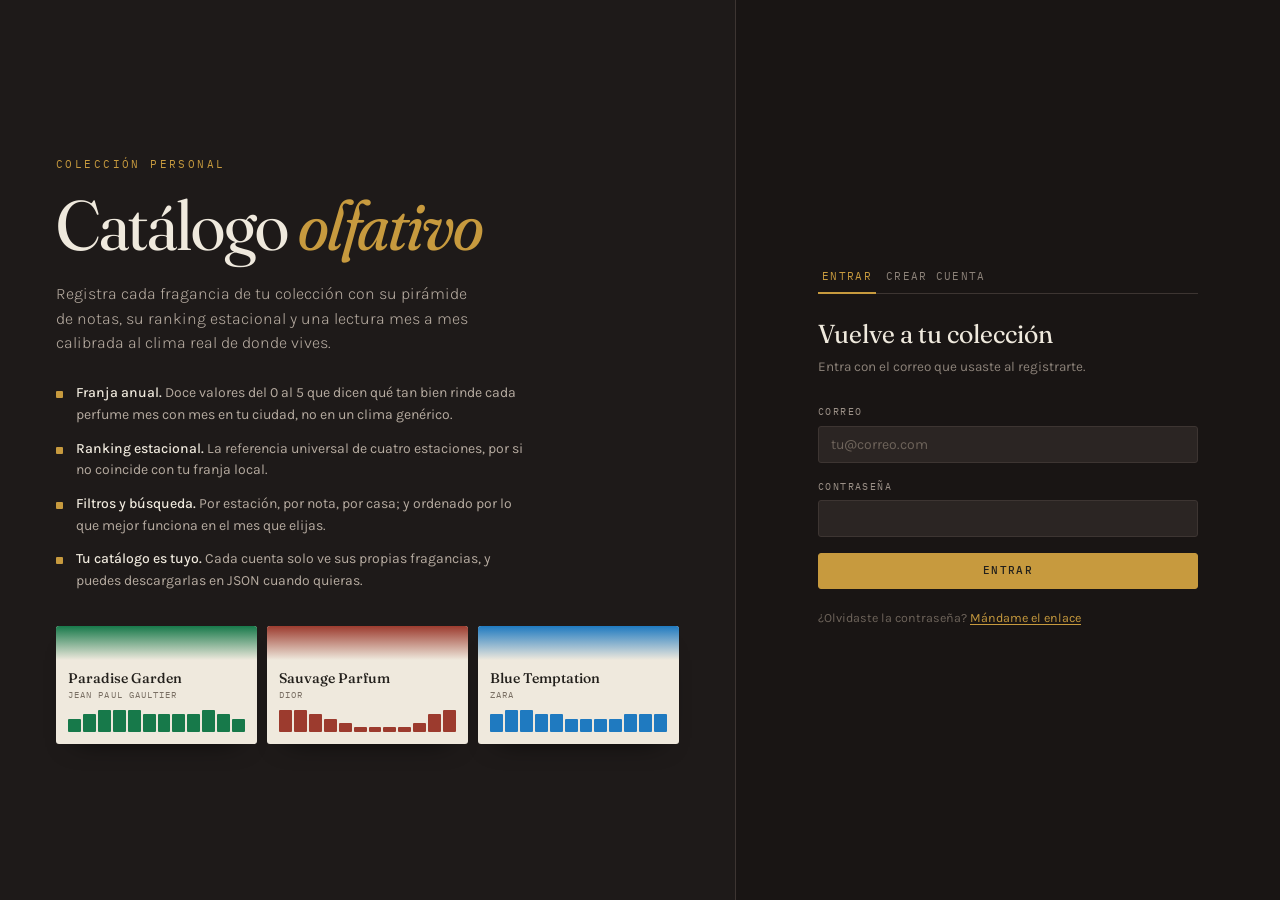
<file: catalogo/index.html>
<!DOCTYPE html>
<html lang="es-MX">
<head>
<meta charset="utf-8">
<meta name="viewport" content="width=device-width, initial-scale=1">
<title>Catálogo olfativo</title>
<meta name="description" content="Arma tu catálogo de perfumes: pirámide de notas, ranking estacional y rendimiento mes a mes calibrado al clima de tu ciudad.">
<meta name="color-scheme" content="dark">
<link rel="preconnect" href="https://fonts.googleapis.com">
<link rel="preconnect" href="https://fonts.gstatic.com" crossorigin>
<link href="https://fonts.googleapis.com/css2?family=Fraunces:ital,opsz,SOFT,WONK,wght@0,9..144,0..100,0..1,300..700;1,9..144,0..100,0..1,300..600&family=Karla:wght@300;400;500;600&family=IBM+Plex+Mono:wght@400;500&display=swap" rel="stylesheet">
<link rel="stylesheet" href="css/catalogo.css">
</head>
<body>

<!-- ============================================================
     Arranque: se oculta en cuanto se resuelve la sesión
     ============================================================ -->
<div id="arranque" class="cargando" style="padding-top:160px">Abriendo el catálogo…</div>

<!-- ============================================================
     Pantalla 1 · Acceso
     ============================================================ -->
<div id="pantalla-acceso" class="acceso" hidden>

  <section class="acceso__relato">
    <p class="eyebrow">Colección personal</p>
    <h1 class="titulo">Catálogo <em>olfativo</em></h1>
    <p class="bajada">
      Registra cada fragancia de tu colección con su pirámide de notas, su ranking
      estacional y una lectura mes a mes calibrada al clima real de donde vives.
    </p>

    <ul class="lista-puntos">
      <li><strong>Franja anual.</strong> Doce valores del 0 al 5 que dicen qué tan bien rinde cada perfume mes con mes en tu ciudad, no en un clima genérico.</li>
      <li><strong>Ranking estacional.</strong> La referencia universal de cuatro estaciones, por si no coincide con tu franja local.</li>
      <li><strong>Filtros y búsqueda.</strong> Por estación, por nota, por casa; y ordenado por lo que mejor funciona en el mes que elijas.</li>
      <li><strong>Tu catálogo es tuyo.</strong> Cada cuenta solo ve sus propias fragancias, y puedes descargarlas en JSON cuando quieras.</li>
    </ul>

    <div class="vitrina" aria-hidden="true">
      <div class="vitrina__pieza" style="--jugo:#17794A">
        <div class="vitrina__mancha"></div>
        <p class="vitrina__nombre">Paradise Garden</p>
        <p class="vitrina__casa">Jean Paul Gaultier</p>
        <div class="vitrina__franja">
          <i style="height:60%"></i><i style="height:80%"></i><i style="height:100%"></i><i style="height:100%"></i>
          <i style="height:100%"></i><i style="height:80%"></i><i style="height:80%"></i><i style="height:80%"></i>
          <i style="height:80%"></i><i style="height:100%"></i><i style="height:80%"></i><i style="height:60%"></i>
        </div>
      </div>
      <div class="vitrina__pieza" style="--jugo:#9C3B2E">
        <div class="vitrina__mancha"></div>
        <p class="vitrina__nombre">Sauvage Parfum</p>
        <p class="vitrina__casa">Dior</p>
        <div class="vitrina__franja">
          <i style="height:100%"></i><i style="height:100%"></i><i style="height:80%"></i><i style="height:60%"></i>
          <i style="height:40%"></i><i style="height:20%"></i><i style="height:20%"></i><i style="height:20%"></i>
          <i style="height:20%"></i><i style="height:40%"></i><i style="height:80%"></i><i style="height:100%"></i>
        </div>
      </div>
      <div class="vitrina__pieza" style="--jugo:#1F7AC0">
        <div class="vitrina__mancha"></div>
        <p class="vitrina__nombre">Blue Temptation</p>
        <p class="vitrina__casa">Zara</p>
        <div class="vitrina__franja">
          <i style="height:80%"></i><i style="height:100%"></i><i style="height:100%"></i><i style="height:80%"></i>
          <i style="height:80%"></i><i style="height:60%"></i><i style="height:60%"></i><i style="height:60%"></i>
          <i style="height:60%"></i><i style="height:80%"></i><i style="height:80%"></i><i style="height:80%"></i>
        </div>
      </div>
    </div>
  </section>

  <section class="acceso__panel">
    <div class="acceso__caja">

      <div class="pestanas" role="tablist">
        <button type="button" class="pestana" role="tab" aria-selected="true"  data-panel="entrar">Entrar</button>
        <button type="button" class="pestana" role="tab" aria-selected="false" data-panel="registrar">Crear cuenta</button>
      </div>

      <!-- ---------- entrar ---------- -->
      <form id="form-entrar" novalidate>
        <h2 class="acceso__titulo">Vuelve a tu colección</h2>
        <p class="acceso__nota">Entra con el correo que usaste al registrarte.</p>

        <label class="campo" for="entrar-correo">
          <span>Correo</span>
          <input id="entrar-correo" class="entrada" type="email" autocomplete="email" required placeholder="tu@correo.com">
        </label>

        <label class="campo" for="entrar-contrasena">
          <span>Contraseña</span>
          <input id="entrar-contrasena" class="entrada" type="password" autocomplete="current-password" required>
        </label>

        <button type="submit" id="btn-entrar" class="boton boton--primario boton--ancho">Entrar</button>

        <p class="acceso__pie">
          ¿Olvidaste la contraseña?
          <button type="button" id="btn-olvide">Mándame el enlace</button>
        </p>
      </form>

      <!-- ---------- registrar ---------- -->
      <form id="form-registrar" novalidate hidden>
        <h2 class="acceso__titulo">Arma tu catálogo</h2>
        <p class="acceso__nota">Con una cuenta tus fragancias quedan guardadas y las abres desde cualquier dispositivo.</p>

        <label class="campo" for="registrar-nombre">
          <span>Nombre</span>
          <input id="registrar-nombre" class="entrada" type="text" autocomplete="name" placeholder="Cómo quieres que te llamemos">
        </label>

        <label class="campo" for="registrar-correo">
          <span>Correo</span>
          <input id="registrar-correo" class="entrada" type="email" autocomplete="email" required placeholder="tu@correo.com">
        </label>

        <label class="campo" for="registrar-contrasena">
          <span>Contraseña</span>
          <input id="registrar-contrasena" class="entrada" type="password" autocomplete="new-password" required minlength="6">
          <em>Mínimo 6 caracteres.</em>
        </label>

        <label class="campo" for="registrar-repetir">
          <span>Repite la contraseña</span>
          <input id="registrar-repetir" class="entrada" type="password" autocomplete="new-password" required minlength="6">
        </label>

        <button type="submit" id="btn-registrar" class="boton boton--primario boton--ancho">Crear cuenta</button>
      </form>

    </div>
  </section>
</div>

<!-- ============================================================
     Pantalla 2 · Catálogo
     ============================================================ -->
<div id="pantalla-app" hidden>

  <div class="barra-sesion">
    <div class="barra-sesion__interior">
      <p class="barra-sesion__marca">Catálogo <em>olfativo</em></p>
      <button type="button" id="btn-nueva"     class="boton boton--primario">Nueva fragancia</button>
      <button type="button" id="btn-importar"  class="boton">Importar muestra</button>
      <button type="button" id="btn-exportar"  class="boton">Exportar JSON</button>
      <button type="button" id="btn-ajustes"   class="boton boton--fantasma">Ajustes</button>
      <button type="button" id="btn-salir"     class="boton boton--fantasma">Salir</button>
      <span class="barra-sesion__usuario" id="usuario"></span>
    </div>
  </div>

  <div class="envoltura">

    <header class="cabecera">
      <p class="eyebrow">Colección personal · <span id="ciudad-leyenda">tu ciudad</span></p>
      <h1 class="titulo">Catálogo <em>olfativo</em></h1>
      <p class="bajada">
        Cada fragancia con su temporada, ordenada de la estación donde mejor rinde
        a la que menos. Con una segunda lectura calibrada al clima real de aquí.
      </p>
      <div class="regla"></div>

      <div class="leyenda">
        <div class="leyenda-bloque">
          <div class="muestra-franja" aria-hidden="true">
            <i style="height:55%"></i><i style="height:80%"></i><i style="height:100%"></i><i style="height:100%"></i>
            <i style="height:70%"></i><i style="height:45%"></i><i style="height:25%"></i><i style="height:25%"></i>
            <i style="height:25%"></i><i style="height:45%"></i><i style="height:70%"></i><i style="height:55%"></i>
          </div>
          <strong>Franja anual</strong>
          Qué tan bien funciona mes a mes en tu ciudad. El mes elegido en la barra va
          marcado con un recuadro, y arranca en el mes en curso.
        </div>
        <div class="leyenda-bloque">
          <strong>Ranking estacional</strong>
          La referencia universal de cuatro estaciones. Puede no coincidir con la franja
          anual: en un clima cálido febrero se comporta como primavera y octubre sigue
          siendo verano.
        </div>
        <div class="leyenda-bloque">
          <strong>Confianza del dato</strong>
          Cuando el rendimiento está estimado y no confirmado, escríbelo en el campo de
          aviso y la ficha lo dice.
        </div>
      </div>
    </header>

    <div class="controles">
      <input id="buscador" class="entrada buscador" type="search" placeholder="Buscar por nombre, casa o nota" aria-label="Buscar fragancia">
      <div class="grupo-chips" id="chips" role="group" aria-label="Filtrar por estación"></div>
      <select id="mes" class="selector" aria-label="Mes de referencia"></select>
      <select id="orden" class="selector" aria-label="Ordenar catálogo">
        <option value="captura">Orden de captura</option>
        <option value="ahora" id="opcionMes">Mejor para este mes</option>
        <option value="nombre">Nombre</option>
        <option value="casa">Casa</option>
      </select>
      <span class="conteo" id="conteo"></span>
    </div>

    <main class="rejilla" id="rejilla"></main>

    <footer class="pie">
      <p>
        Tus fragancias se guardan en tu cuenta y nadie más las ve. Con
        <strong>Exportar JSON</strong> te llevas una copia completa cuando quieras.
      </p>
    </footer>

  </div>
</div>

<!-- ============================================================
     Editor de fragancia
     ============================================================ -->
<dialog id="editor" class="editor" aria-labelledby="editor-titulo">
  <form id="form-editor" method="dialog" class="editor__caja" novalidate>

    <div class="editor__cabeza">
      <h2 class="editor__titulo" id="editor-titulo">Nueva fragancia</h2>
      <button type="button" class="editor__cerrar" id="editor-cerrar" aria-label="Cerrar">&times;</button>
    </div>

    <div class="editor__cuerpo">

      <fieldset class="bloque">
        <legend>Identidad</legend>
        <div class="parrilla">
          <label class="campo ancho-total" for="f-nombre">
            <span>Nombre *</span>
            <input id="f-nombre" class="entrada" type="text" required maxlength="160" placeholder="Le Beau Paradise Garden">
          </label>
          <label class="campo" for="f-casa">
            <span>Casa</span>
            <input id="f-casa" class="entrada" type="text" maxlength="120" placeholder="Jean Paul Gaultier">
          </label>
          <label class="campo" for="f-anio">
            <span>Año</span>
            <input id="f-anio" class="entrada" type="number" min="1800" max="2200" step="1" placeholder="2024">
          </label>
          <label class="campo" for="f-familia">
            <span>Familia olfativa</span>
            <input id="f-familia" class="entrada" type="text" maxlength="160" placeholder="Verde acuática con coco salado">
          </label>
          <label class="campo" for="f-genero">
            <span>Género</span>
            <select id="f-genero" class="selector"></select>
          </label>
          <label class="campo" for="f-jugo">
            <span>Color del jugo</span>
            <input id="f-jugo" class="entrada" type="color" value="#C79A3E">
            <em>Da identidad a la ficha: la mancha del borde y las barras.</em>
          </label>
        </div>
      </fieldset>

      <fieldset class="bloque">
        <legend>Pirámide de notas</legend>
        <label class="campo" for="f-salida">
          <span>Salida</span>
          <input id="f-salida" class="entrada" type="text" placeholder="Notas acuáticas, Menta, Jengibre">
          <em>Separa cada nota con una coma.</em>
        </label>
        <label class="campo" for="f-corazon">
          <span>Corazón</span>
          <input id="f-corazon" class="entrada" type="text" placeholder="Coco salado, Higo verde, Sal">
        </label>
        <label class="campo" for="f-fondo">
          <span>Fondo</span>
          <input id="f-fondo" class="entrada" type="text" placeholder="Haba tonka, Sándalo">
        </label>
      </fieldset>

      <fieldset class="bloque">
        <legend>Ranking estacional</legend>
        <p class="campo"><em>Del 0 al 5, la referencia universal de cuatro estaciones.</em></p>
        <div id="f-estaciones"></div>
      </fieldset>

      <fieldset class="bloque">
        <legend>Franja anual</legend>
        <p class="campo"><em>Qué tan bien rinde mes a mes en tu clima, de enero a diciembre.
          Toca la altura de cada columna o escribe el número.</em></p>
        <div id="f-meses"></div>
      </fieldset>

      <fieldset class="bloque">
        <legend>Rendimiento y uso</legend>
        <div class="parrilla parrilla--dos">
          <label class="campo" for="f-duracion">
            <span>Duración</span>
            <input id="f-duracion" class="entrada" type="text" maxlength="200" placeholder="8–10 h o más">
          </label>
          <label class="campo" for="f-estela">
            <span>Estela</span>
            <input id="f-estela" class="entrada" type="text" maxlength="200" placeholder="Muy alta; un disparo por brazo basta">
          </label>
          <label class="campo ancho-total" for="f-ocasion">
            <span>Ocasión</span>
            <input id="f-ocasion" class="entrada" type="text" placeholder="Día, Verano, Vacaciones, Diario">
            <em>Separa cada ocasión con una coma.</em>
          </label>
        </div>
      </fieldset>

      <fieldset class="bloque">
        <legend>Apuntes</legend>
        <label class="campo" for="f-local">
          <span id="etiqueta-local">Ajuste local</span>
          <textarea id="f-local" class="area" maxlength="4000" placeholder="Cómo se comporta con el calor y la humedad de tu ciudad, y en qué meses conviene usarlo."></textarea>
        </label>
        <label class="campo" for="f-aviso">
          <span>Aviso</span>
          <textarea id="f-aviso" class="area" maxlength="8000" placeholder="Confusiones de nombre con otros flankers, datos estimados, reseñas divididas, dudas de compra."></textarea>
        </label>
      </fieldset>

    </div>

    <div class="editor__pie">
      <button type="button" class="boton" id="editor-cancelar">Cancelar</button>
      <button type="submit" class="boton boton--primario" id="editor-guardar">Agregar al catálogo</button>
    </div>

  </form>
</dialog>

<!-- ============================================================
     Ajustes de cuenta
     ============================================================ -->
<dialog id="ajustes" class="editor" style="max-width:460px" aria-labelledby="ajustes-titulo">
  <form id="form-ajustes" method="dialog" class="editor__caja" novalidate>

    <div class="editor__cabeza">
      <h2 class="editor__titulo" id="ajustes-titulo">Ajustes de la cuenta</h2>
      <button type="button" class="editor__cerrar" id="ajustes-cerrar" aria-label="Cerrar">&times;</button>
    </div>

    <div class="editor__cuerpo">
      <label class="campo" for="a-nombre">
        <span>Nombre</span>
        <input id="a-nombre" class="entrada" type="text" maxlength="120">
      </label>

      <label class="campo" for="a-ciudad">
        <span>Ciudad</span>
        <input id="a-ciudad" class="entrada" type="text" maxlength="120" placeholder="Culiacán, Sinaloa">
        <em>Es la que aparece en la franja anual de cada ficha. La franja la calibras tú a mano.</em>
      </label>

      <label class="campo" for="a-contrasena">
        <span>Contraseña nueva</span>
        <input id="a-contrasena" class="entrada" type="password" autocomplete="new-password" minlength="6" placeholder="Déjalo vacío para no cambiarla">
      </label>
    </div>

    <div class="editor__pie">
      <button type="button" class="boton" id="ajustes-cancelar">Cancelar</button>
      <button type="submit" class="boton boton--primario" id="ajustes-guardar">Guardar</button>
    </div>

  </form>
</dialog>

<div class="avisos" id="avisos" aria-live="polite"></div>

<!-- La librería va servida desde aquí y no desde un CDN: así el catálogo abre
     igual en redes que bloquean terceros y no depende de que otro sitio siga en pie. -->
<script src="js/vendor/supabase.js"></script>
<script src="js/config.js"></script>
<script src="js/muestra.js"></script>
<script src="js/datos.js"></script>
<script src="js/app.js"></script>

</body>
</html>
</file>
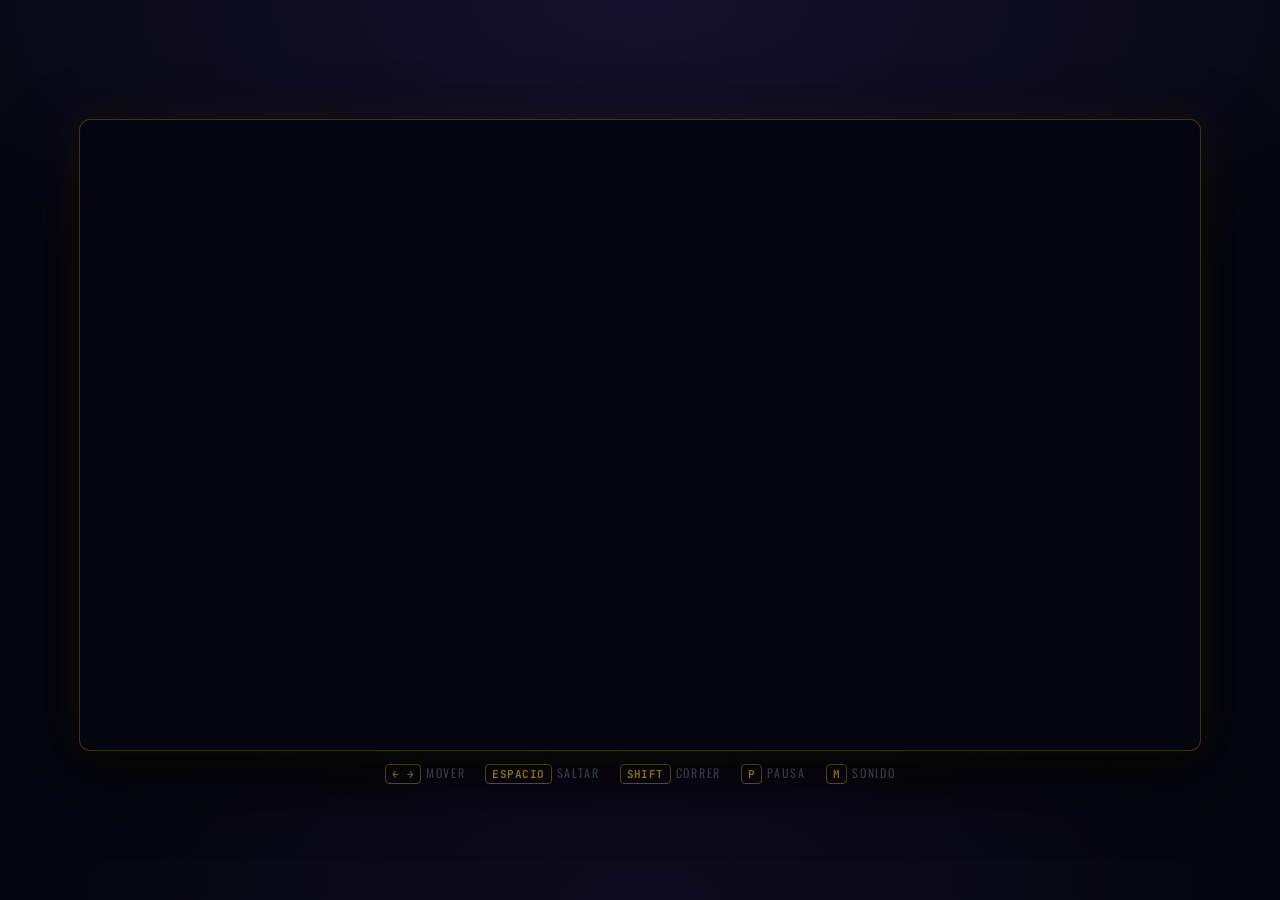
<file: src/_shell.html>
<!DOCTYPE html>
<html lang="es">
<head>
<meta charset="UTF-8">
<meta name="viewport" content="width=device-width,initial-scale=1,viewport-fit=cover">
<title>Caballero Oscuro de Gotham</title>
<meta name="claude:viewport-fit-sides" content="cover">
<link rel="preconnect" href="https://fonts.googleapis.com">
<link rel="preconnect" href="https://fonts.gstatic.com" crossorigin>
<link rel="stylesheet" href="https://fonts.googleapis.com/css2?family=Oswald:wght@400;600;700&family=JetBrains+Mono:wght@500;700&display=swap">
<style>
*{margin:0;padding:0}
img{max-width:100%}


:root{
  color-scheme:dark;
  --ink:#05060f;
  --midnight:#0d1226;
  --violet:#1a1033;
  --gold:#f5c518;
  --gold-dim:#8a7220;
  --steel:#7f93c9;
  --muted:#5a6486;
}
*{box-sizing:border-box}
body{
  margin:0;
  background:var(--ink);
  background-image:
    radial-gradient(ellipse 90% 60% at 50% 0%, #16112e 0%, transparent 70%),
    radial-gradient(ellipse 70% 50% at 50% 100%, #0e0a1e 0%, transparent 70%);
  color:var(--steel);
  font-family:Oswald,"Helvetica Neue",system-ui,sans-serif;
  min-height:100dvh;
  display:flex;
  flex-direction:column;
  align-items:center;
  justify-content:center;
  gap:14px;
  padding-block:18px;
  padding-left:max(16px, env(safe-area-inset-left, 0px));
  padding-right:max(16px, env(safe-area-inset-right, 0px));
  overscroll-behavior:none;
}
#stage{
  position:relative;
  width:min(100%,1120px);
  aspect-ratio:16/9;
  border-radius:10px;
  overflow:hidden;
  background:#05060f;
  box-shadow:
    0 0 0 1px rgba(245,197,24,.22),
    0 0 44px rgba(245,197,24,.07),
    0 26px 70px rgba(0,0,0,.85);
}
#stage canvas{position:absolute;inset:0;display:block;width:100%;height:100%;touch-action:none}

/* ── legend rail ── */
#rail{
  width:min(100%,1120px);
  display:flex;
  flex-wrap:wrap;
  align-items:center;
  justify-content:center;
  gap:6px 20px;
  font-size:12px;
  letter-spacing:.14em;
  text-transform:uppercase;
  color:var(--muted);
}
#rail b{
  color:var(--gold);
  font-family:"JetBrains Mono",ui-monospace,monospace;
  font-weight:700;
  letter-spacing:.04em;
  font-size:11px;
  border:1px solid var(--gold-dim);
  border-radius:4px;
  padding:2px 6px;
  margin-right:5px;
}
#rail span{white-space:nowrap}

/* ── touch pad: its own row BELOW the stage, never over the canvas ── */
#pad{
  display:none;
  width:min(100%,1120px);
  justify-content:space-between;
  align-items:center;
  gap:10px;
}
.pad-g{display:flex;gap:10px;align-items:center}
.pbtn{
  -webkit-tap-highlight-color:transparent;
  touch-action:manipulation;user-select:none;-webkit-user-select:none;
  font-family:Oswald,sans-serif;font-weight:600;letter-spacing:.06em;
  width:74px;height:74px;border-radius:50%;
  border:1.5px solid rgba(245,197,24,.55);
  background:rgba(14,14,30,.9);
  color:var(--gold);font-size:20px;line-height:1;
  display:grid;place-items:center;
  flex:none;
}
.pbtn.big{width:104px;height:104px;font-size:15px;background:rgba(44,26,8,.95);border-color:var(--gold)}
.pbtn.small{font-size:10px}
.pbtn.tiny{width:42px;height:42px;font-size:14px;border-color:rgba(245,197,24,.35);color:var(--muted)}
.pbtn:active{background:rgba(245,197,24,.3);transform:scale(.94)}

@media (pointer:coarse),(max-width:720px){
  #pad{display:flex;flex-wrap:wrap}
  #rail{display:none}
  body{padding-block:10px;gap:10px;
       justify-content:flex-start;      /* fallback: never clips the top */
       justify-content:safe center}     /* centers, but yields to flex-start on overflow */
}

/* narrow phones: shrink the controls so the row can never overflow */
@media (max-width:470px){
  #pad{gap:6px}
  .pad-g{gap:7px}
  .pbtn{width:64px;height:64px;font-size:19px}
  .pbtn.big{width:88px;height:88px;font-size:13px}
  .pbtn.small{width:54px;font-size:9px}
  .pbtn.tiny{width:36px;height:36px;font-size:12px}
}

/* short landscape: size the stage from the HEIGHT so the pad stays on screen */
@media (max-height:560px) and (orientation:landscape){
  body{padding-block:8px;gap:8px}
  #stage{height:calc(100dvh - 116px);width:auto;max-width:100%}
  #pad{width:auto}
  /* the enlarged jump button does not fit a short landscape window at full size */
  .pbtn{width:58px;height:58px;font-size:17px}
  .pbtn.big{width:78px;height:78px;font-size:12px}
  .pbtn.tiny{width:36px;height:36px;font-size:12px}
}

:focus-visible{outline:2px solid var(--gold);outline-offset:3px}
@media (prefers-reduced-motion:reduce){.pbtn:active{transform:none}}
</style>
</head>
<body>

<div id="stage">
  <canvas id="gc" width="960" height="540" aria-label="Juego de plataformas de Batman"></canvas>
  <canvas id="fx" width="960" height="540" aria-hidden="true"></canvas>
</div>
<div id="pad">
  <div class="pad-g">
    <button id="bL" class="pbtn" type="button" aria-label="Izquierda">&#9664;</button>
    <button id="bR" class="pbtn" type="button" aria-label="Derecha">&#9654;</button>
  </div>
  <div class="pad-g">
    <button id="bP" class="pbtn tiny" type="button" aria-label="Pausa">II</button>
    <button id="bM" class="pbtn tiny" type="button" aria-label="Sonido">&#9834;</button>
  </div>
  <div class="pad-g">
    <button id="bA" class="pbtn big" type="button" aria-label="Saltar">SALTO</button>
  </div>
</div>
<div id="rail">
  <span><b>&#8592; &#8594;</b>Mover</span>
  <span><b>Espacio</b>Saltar</span>
  <span><b>Shift</b>Correr</span>
  <span><b>P</b>Pausa</span>
  <span><b>M</b>Sonido</span>
</div>

<script>
</file>
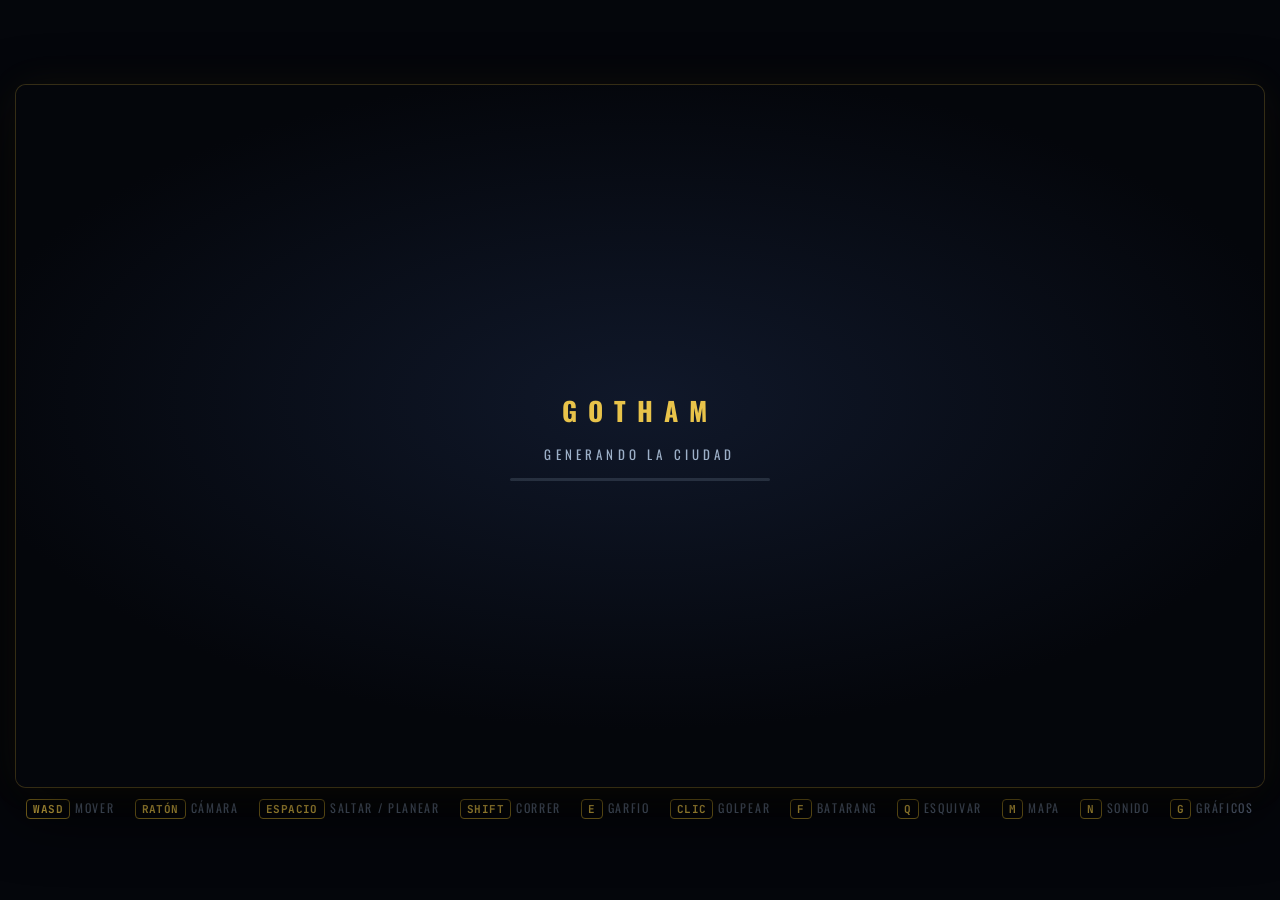
<file: voxel/src/_shell.html>
<!DOCTYPE html>
<html lang="es">
<head>
<meta charset="UTF-8">
<meta name="viewport" content="width=device-width,initial-scale=1,viewport-fit=cover">
<title>Gotham Voxel</title>
<meta name="claude:viewport-fit-sides" content="cover">
<link rel="preconnect" href="https://fonts.googleapis.com">
<link rel="preconnect" href="https://fonts.gstatic.com" crossorigin>
<link rel="stylesheet" href="https://fonts.googleapis.com/css2?family=Oswald:wght@400;600;700&family=JetBrains+Mono:wght@500;700&display=swap">
<style>
/* One deliberate visual world: a night city. Single theme, every colour explicit. */
:root{
  color-scheme:dark;
  --ink:#04060b;
  --night:#0a0e17;
  --gold:#e8c34a;
  --gold-dim:#8a7220;
  --steel:#9db0c8;
  --muted:#5d6b82;
  --alarm:#d94a3f;
}
*{margin:0;padding:0;box-sizing:border-box}
[hidden]{display:none!important}
html,body{background:var(--ink)}
body{
  background:var(--ink);
  color:var(--steel);
  font-family:Oswald,"Helvetica Neue",system-ui,sans-serif;
  min-height:100dvh;
  display:flex;flex-direction:column;align-items:center;justify-content:center;
  gap:12px;
  padding-block:14px;
  padding-left:max(16px, env(safe-area-inset-left, 0px));
  padding-right:max(16px, env(safe-area-inset-right, 0px));
  overscroll-behavior:none;
  -webkit-user-select:none;user-select:none;
}
#stage{
  position:relative;
  width:min(100%,1280px);
  aspect-ratio:16/9;
  border-radius:10px;
  overflow:hidden;
  background:var(--ink);
  box-shadow:0 0 0 1px rgba(232,195,74,.20),0 0 40px rgba(232,195,74,.06),0 24px 64px rgba(0,0,0,.85);
  touch-action:none;
}
#stage canvas{position:absolute;inset:0;width:100%;height:100%;display:block;touch-action:none}
#hud{pointer-events:none}

#boot{
  position:absolute;inset:0;display:grid;place-content:center;justify-items:center;gap:14px;
  background:radial-gradient(ellipse 70% 60% at 50% 45%,#10182a 0%,#04060b 78%);
  color:var(--steel);letter-spacing:.32em;font-size:13px;text-transform:uppercase;text-align:center;
}
#boot b{font-size:26px;letter-spacing:.42em;color:var(--gold);font-weight:700}
#bar{width:min(260px,60vw);height:3px;background:rgba(157,176,200,.18);border-radius:2px;overflow:hidden}
#bar i{display:block;height:100%;width:0;background:var(--gold);transition:width .25s}

#rail{
  width:min(100%,1280px);display:flex;flex-wrap:wrap;align-items:center;justify-content:center;
  gap:6px 20px;font-size:12px;letter-spacing:.14em;text-transform:uppercase;color:var(--muted);
}
#rail b{
  color:var(--gold);font-family:"JetBrains Mono",ui-monospace,monospace;font-weight:700;
  letter-spacing:.04em;font-size:11px;border:1px solid var(--gold-dim);border-radius:4px;padding:2px 6px;margin-right:5px;
}
#rail span{white-space:nowrap}

/* ── touch controls: floating over the picture, sized for thumbs ── */
#touch{position:absolute;inset:0;pointer-events:none;display:none}
#stick{position:absolute;left:max(14px,env(safe-area-inset-left,0px));bottom:14px;width:132px;height:132px;pointer-events:auto;touch-action:none}
#stick .ring{position:absolute;inset:0;border-radius:50%;border:1.5px solid rgba(232,195,74,.40);background:rgba(8,10,18,.38)}
#stick .nub{position:absolute;left:50%;top:50%;width:54px;height:54px;margin:-27px 0 0 -27px;border-radius:50%;background:rgba(232,195,74,.34);border:1.5px solid rgba(232,195,74,.7)}
#acts{position:absolute;right:max(14px,env(safe-area-inset-right,0px));bottom:14px;display:grid;grid-template-columns:repeat(2,64px);gap:10px;pointer-events:auto}
.tb{
  -webkit-tap-highlight-color:transparent;touch-action:none;user-select:none;-webkit-user-select:none;
  width:64px;height:64px;border-radius:50%;border:1.5px solid rgba(232,195,74,.55);
  background:rgba(8,10,18,.5);color:var(--gold);font:600 11px/1 Oswald,sans-serif;letter-spacing:.06em;
  display:grid;place-items:center;
}
.tb.big{width:76px;height:76px;grid-column:2}
.tb.on,.tb:active{background:rgba(232,195,74,.34)}
#sys{position:absolute;right:max(10px,env(safe-area-inset-right,0px));top:10px;display:flex;gap:8px;pointer-events:auto}
#sys .tb{width:38px;height:38px;font-size:13px}

@media (pointer:coarse),(max-width:720px){
  #touch{display:block}
  #rail{display:none}
  body{justify-content:flex-start;justify-content:safe center;padding-block:8px;gap:8px}
}
@media (max-width:560px) and (orientation:portrait){
  #stage{aspect-ratio:9/15;width:100%}
  #stick{width:112px;height:112px}
  .tb{width:56px;height:56px}.tb.big{width:68px;height:68px}
  #acts{grid-template-columns:repeat(2,56px);gap:8px}
}
@media (max-height:560px) and (orientation:landscape){
  body{padding-block:6px}
  #stage{height:calc(100dvh - 12px);width:auto;max-width:100%}
}
:focus-visible{outline:2px solid var(--gold);outline-offset:3px}
</style>
</head>
<body>
<div id="stage">
  <canvas id="gl" aria-label="Mundo abierto de Gotham en vóxeles"></canvas>
  <canvas id="hud" aria-hidden="true"></canvas>
  <div id="boot"><b>GOTHAM</b><span id="bootmsg">Generando la ciudad</span><div id="bar"><i id="barfill"></i></div></div>
  <div id="touch">
    <div id="stick"><div class="ring"></div><div class="nub" id="nub"></div></div>
    <div id="acts">
      <button class="tb" id="tbG" type="button" aria-label="Garfio">GARFIO</button>
      <button class="tb" id="tbB" type="button" aria-label="Batarang">BATARANG</button>
      <button class="tb" id="tbP" type="button" aria-label="Golpear">GOLPE</button>
      <button class="tb big" id="tbJ" type="button" aria-label="Saltar y planear">SALTO</button>
    </div>
    <div id="sys"><button class="tb" id="tbM" type="button" aria-label="Mapa">MAPA</button><button class="tb" id="tbS" type="button" aria-label="Sonido">&#9834;</button></div>
  </div>
</div>
<div id="rail">
  <span><b>WASD</b>Mover</span>
  <span><b>Ratón</b>Cámara</span>
  <span><b>Espacio</b>Saltar / planear</span>
  <span><b>Shift</b>Correr</span>
  <span><b>E</b>Garfio</span>
  <span><b>Clic</b>Golpear</span>
  <span><b>F</b>Batarang</span>
  <span><b>Q</b>Esquivar</span>
  <span><b>M</b>Mapa</span>
  <span><b>N</b>Sonido</span>
  <span><b>G</b>Gráficos</span>
</div>
<script type="text/plain" id="vx-worker-src">/*WORKER_SRC*/</script>
<script>
</file>
<file: catalogo/css/catalogo.css>
/* ============================================================
   Catálogo olfativo — hoja de estilos
   Paleta y tipografía heredadas del catálogo original.
   ============================================================ */

:root{
  --resina:#1E1A19;
  --resina-alta:#2B2523;
  --resina-borde:#3D3532;
  --papel:#EFE9DD;
  --papel-hondo:#DFD6C4;
  --tinta:#23201C;
  --tinta-suave:#7A7064;
  --laton:#C79A3E;
  --laton-hondo:#8E6C22;
  --vetiver:#7E9480;
  --alerta:#C2603F;
  --radio:3px;
  --gap:22px;
}

*{box-sizing:border-box;}

html,body{margin:0;padding:0;}

body{
  background:var(--resina);
  color:var(--papel);
  font-family:"Karla","Helvetica Neue",Arial,sans-serif;
  font-weight:400;
  -webkit-font-smoothing:antialiased;
  line-height:1.55;
  min-height:100vh;
}

[hidden]{display:none !important;}

.envoltura{max-width:1180px;margin:0 auto;padding:0 24px 96px;}

.mono{
  font-family:"IBM Plex Mono",ui-monospace,monospace;
}

/* ---------- Tipografía compartida ---------- */

.eyebrow{
  font-family:"IBM Plex Mono",ui-monospace,monospace;
  font-size:11px;
  letter-spacing:.22em;
  text-transform:uppercase;
  color:var(--laton);
  margin:0 0 18px;
}

.titulo{
  font-family:"Fraunces",Georgia,serif;
  font-variation-settings:"SOFT" 30,"WONK" 1,"opsz" 120;
  font-weight:400;
  font-size:clamp(38px,6.4vw,70px);
  line-height:.98;
  letter-spacing:-.02em;
  margin:0;
  color:var(--papel);
}

.titulo em{
  font-style:italic;
  font-variation-settings:"SOFT" 60,"WONK" 1,"opsz" 120;
  color:var(--laton);
}

.bajada{
  max-width:46ch;
  margin:22px 0 0;
  color:#B6ABA0;
  font-size:16px;
  font-weight:300;
}

.regla{
  height:1px;
  background:linear-gradient(to right,var(--laton),rgba(199,154,62,0) 70%);
  margin:38px 0 0;
}

.sub{
  font-family:"IBM Plex Mono",ui-monospace,monospace;
  font-size:10px;
  letter-spacing:.16em;
  text-transform:uppercase;
  color:var(--tinta-suave);
  margin:0 0 8px;
}

/* ============================================================
   Botones y campos
   ============================================================ */

.boton{
  font-family:"IBM Plex Mono",ui-monospace,monospace;
  font-size:11px;
  letter-spacing:.12em;
  text-transform:uppercase;
  border-radius:var(--radio);
  padding:10px 16px;
  cursor:pointer;
  border:1px solid var(--resina-borde);
  background:transparent;
  color:#B6ABA0;
  transition:color .18s,border-color .18s,background .18s,opacity .18s;
  line-height:1.2;
}

.boton:hover:not(:disabled){color:var(--papel);border-color:#5C534B;}
.boton:focus-visible{outline:2px solid var(--laton);outline-offset:2px;}
.boton:disabled{opacity:.45;cursor:not-allowed;}

.boton--primario{
  background:var(--laton);
  border-color:var(--laton);
  color:#22201C;
  font-weight:500;
}

.boton--primario:hover:not(:disabled){
  background:#D8AA4A;
  border-color:#D8AA4A;
  color:#22201C;
}

.boton--peligro{color:#D98A6C;border-color:#5A3A30;}
.boton--peligro:hover:not(:disabled){color:#fff;background:var(--alerta);border-color:var(--alerta);}

.boton--fantasma{border-color:transparent;}
.boton--fantasma:hover:not(:disabled){border-color:var(--resina-borde);}

.boton--ancho{width:100%;text-align:center;}

.campo{display:block;margin-bottom:16px;}

.campo > span,
.etiqueta{
  display:block;
  font-family:"IBM Plex Mono",ui-monospace,monospace;
  font-size:10px;
  letter-spacing:.14em;
  text-transform:uppercase;
  color:#9C9188;
  margin-bottom:6px;
}

.campo em{
  display:block;
  font-style:normal;
  font-size:12px;
  color:#6E645B;
  letter-spacing:0;
  text-transform:none;
  margin-top:5px;
  font-family:"Karla",sans-serif;
}

.entrada,
.area,
.selector{
  width:100%;
  background:var(--resina-alta);
  border:1px solid var(--resina-borde);
  border-radius:var(--radio);
  color:var(--papel);
  font-family:inherit;
  font-size:14px;
  padding:9px 12px;
}

.entrada::placeholder,.area::placeholder{color:#6E645B;}

.entrada:focus,.area:focus,.selector:focus{
  outline:2px solid var(--laton);
  outline-offset:1px;
}

.area{resize:vertical;min-height:86px;line-height:1.5;}

.selector{
  font-family:"IBM Plex Mono",ui-monospace,monospace;
  font-size:11px;
  letter-spacing:.08em;
  text-transform:uppercase;
  cursor:pointer;
}

.entrada[type="color"]{
  padding:3px;
  height:38px;
  cursor:pointer;
}

/* ============================================================
   Pantalla de acceso
   ============================================================ */

.acceso{
  min-height:100vh;
  display:grid;
  grid-template-columns:1.15fr .85fr;
  gap:0;
}

.acceso__relato{
  padding:72px 56px;
  display:flex;
  flex-direction:column;
  justify-content:center;
  border-right:1px solid var(--resina-borde);
}

.acceso__panel{
  padding:72px 48px;
  display:flex;
  flex-direction:column;
  justify-content:center;
  background:#191514;
}

.acceso__caja{width:100%;max-width:380px;margin:0 auto;}

.acceso__titulo{
  font-family:"Fraunces",Georgia,serif;
  font-variation-settings:"SOFT" 20,"WONK" 1,"opsz" 60;
  font-weight:400;
  font-size:26px;
  line-height:1.15;
  margin:0 0 8px;
}

.acceso__nota{
  font-size:13.5px;
  color:#8C8279;
  margin:0 0 26px;
}

.pestanas{
  display:flex;
  gap:6px;
  margin-bottom:26px;
  border-bottom:1px solid var(--resina-borde);
}

.pestana{
  font-family:"IBM Plex Mono",ui-monospace,monospace;
  font-size:11px;
  letter-spacing:.12em;
  text-transform:uppercase;
  background:transparent;
  border:0;
  border-bottom:2px solid transparent;
  color:#8C8279;
  padding:9px 4px;
  margin-bottom:-1px;
  cursor:pointer;
  transition:color .18s,border-color .18s;
}

.pestana:hover{color:var(--papel);}
.pestana:focus-visible{outline:2px solid var(--laton);outline-offset:2px;}
.pestana[aria-selected="true"]{color:var(--laton);border-bottom-color:var(--laton);}

.acceso__pie{
  margin-top:20px;
  font-size:12.5px;
  color:#6E645B;
}

.acceso__pie button{
  background:none;
  border:0;
  color:var(--laton);
  cursor:pointer;
  font:inherit;
  padding:0;
  text-decoration:underline;
  text-underline-offset:2px;
}

.acceso__pie button:focus-visible{outline:2px solid var(--laton);outline-offset:2px;}

/* muestra decorativa de fichas en el relato */
.vitrina{
  display:flex;
  gap:10px;
  margin:34px 0 0;
  flex-wrap:wrap;
}

.vitrina__pieza{
  flex:1 1 128px;
  background:var(--papel);
  border-radius:var(--radio);
  padding:0 12px 12px;
  overflow:hidden;
  color:var(--tinta);
  box-shadow:0 14px 28px -20px rgba(0,0,0,.9);
}

.vitrina__mancha{
  height:34px;
  margin:0 -12px 10px;
  background:linear-gradient(to bottom,var(--jugo) 0%,rgba(0,0,0,0) 100%);
}

.vitrina__nombre{
  font-family:"Fraunces",Georgia,serif;
  font-size:14px;
  font-weight:500;
  line-height:1.15;
  margin:0 0 2px;
}

.vitrina__casa{
  font-family:"IBM Plex Mono",ui-monospace,monospace;
  font-size:9px;
  letter-spacing:.12em;
  text-transform:uppercase;
  color:var(--tinta-suave);
  margin:0 0 8px;
}

.vitrina__franja{
  display:flex;
  align-items:flex-end;
  gap:2px;
  height:22px;
}

.vitrina__franja i{
  flex:1;
  background:var(--jugo);
  border-radius:1px;
  display:block;
}

.lista-puntos{
  margin:26px 0 0;
  padding:0;
  list-style:none;
  display:grid;
  gap:12px;
  max-width:48ch;
}

.lista-puntos li{
  font-size:14px;
  color:#B6ABA0;
  padding-left:20px;
  position:relative;
}

.lista-puntos li::before{
  content:"";
  position:absolute;
  left:0;
  top:9px;
  width:7px;
  height:7px;
  background:var(--laton);
  border-radius:1px;
}

.lista-puntos strong{color:var(--papel);font-weight:500;}

/* ============================================================
   Encabezado de la aplicación
   ============================================================ */

.barra-sesion{
  border-bottom:1px solid var(--resina-borde);
  background:#191514;
}

.barra-sesion__interior{
  max-width:1180px;
  margin:0 auto;
  padding:12px 24px;
  display:flex;
  align-items:center;
  gap:14px;
  flex-wrap:wrap;
}

.barra-sesion__marca{
  font-family:"Fraunces",Georgia,serif;
  font-variation-settings:"SOFT" 20,"WONK" 1;
  font-size:17px;
  margin:0;
  color:var(--papel);
}

.barra-sesion__marca em{font-style:italic;color:var(--laton);}

.barra-sesion__usuario{
  margin-left:auto;
  font-family:"IBM Plex Mono",ui-monospace,monospace;
  font-size:11px;
  letter-spacing:.06em;
  color:#8C8279;
  white-space:nowrap;
  overflow:hidden;
  text-overflow:ellipsis;
  max-width:34ch;
}

.cabecera{padding:56px 0 30px;}

.leyenda{
  display:flex;
  flex-wrap:wrap;
  gap:14px 40px;
  padding:26px 0 0;
  font-size:13px;
  color:#A99E93;
}

.leyenda-bloque{max-width:34ch;}

.leyenda-bloque strong{
  display:block;
  color:var(--papel);
  font-weight:500;
  font-size:12px;
  letter-spacing:.06em;
  text-transform:uppercase;
  margin-bottom:5px;
}

.muestra-franja{
  display:flex;
  align-items:flex-end;
  gap:2px;
  height:22px;
  margin-bottom:7px;
}

.muestra-franja i{
  width:7px;
  background:var(--laton);
  border-radius:1px;
  display:block;
}

/* ============================================================
   Barra de control
   ============================================================ */

.controles{
  position:sticky;
  top:0;
  z-index:20;
  background:rgba(30,26,25,.94);
  backdrop-filter:blur(9px);
  -webkit-backdrop-filter:blur(9px);
  border-top:1px solid var(--resina-borde);
  border-bottom:1px solid var(--resina-borde);
  margin-top:36px;
  padding:14px 0;
  display:flex;
  flex-wrap:wrap;
  align-items:center;
  gap:10px;
}

.buscador{
  flex:1 1 180px;
  min-width:160px;
  width:auto;
}

.grupo-chips{display:flex;flex-wrap:wrap;gap:6px;}

.chip{
  font-family:"IBM Plex Mono",ui-monospace,monospace;
  font-size:11px;
  letter-spacing:.09em;
  text-transform:uppercase;
  background:transparent;
  color:#9C9188;
  border:1px solid var(--resina-borde);
  border-radius:var(--radio);
  padding:7px 11px;
  cursor:pointer;
  transition:color .18s,border-color .18s,background .18s;
}

.chip:hover{color:var(--papel);border-color:#585049;}
.chip:focus-visible{outline:2px solid var(--laton);outline-offset:2px;}

.chip[aria-pressed="true"]{
  background:var(--laton);
  border-color:var(--laton);
  color:#22201C;
}

.controles .selector{width:auto;}

.conteo{
  font-family:"IBM Plex Mono",ui-monospace,monospace;
  font-size:11px;
  letter-spacing:.1em;
  color:#6E645B;
  margin-left:auto;
  white-space:nowrap;
}

/* ============================================================
   Rejilla de fichas
   ============================================================ */

.rejilla{
  display:grid;
  grid-template-columns:repeat(auto-fill,minmax(320px,1fr));
  gap:var(--gap);
  padding-top:var(--gap);
}

.ficha{
  position:relative;
  background:var(--papel);
  color:var(--tinta);
  border-radius:var(--radio);
  padding:0 24px 24px;
  overflow:hidden;
  box-shadow:0 1px 0 rgba(255,255,255,.07),0 18px 34px -22px rgba(0,0,0,.9);
  opacity:0;
  transform:translateY(14px);
  animation:asoma .55s cubic-bezier(.2,.7,.3,1) forwards;
}

@keyframes asoma{to{opacity:1;transform:none;}}

.mancha{
  height:64px;
  margin:0 -24px 16px;
  background:linear-gradient(to bottom,var(--jugo) 0%,color-mix(in srgb,var(--jugo) 55%,transparent) 42%,transparent 100%);
  position:relative;
}

.mancha::after{
  content:"";
  position:absolute;
  inset:0 0 auto 0;
  height:3px;
  background:var(--jugo);
  filter:brightness(.85);
}

.indice{
  position:absolute;
  top:14px;
  right:22px;
  font-family:"IBM Plex Mono",ui-monospace,monospace;
  font-size:11px;
  letter-spacing:.14em;
  color:rgba(35,32,28,.55);
}

.nombre{
  font-family:"Fraunces",Georgia,serif;
  font-variation-settings:"SOFT" 20,"WONK" 1,"opsz" 60;
  font-weight:500;
  font-size:25px;
  line-height:1.1;
  letter-spacing:-.015em;
  margin:0 0 7px;
  padding-right:40px;
}

.casa{
  font-family:"IBM Plex Mono",ui-monospace,monospace;
  font-size:11px;
  letter-spacing:.13em;
  text-transform:uppercase;
  color:var(--tinta-suave);
  margin:0 0 14px;
}

.familia{
  display:inline-block;
  font-size:12.5px;
  border:1px solid rgba(35,32,28,.2);
  border-radius:99px;
  padding:3px 11px;
  margin-bottom:20px;
}

.division{
  border:0;
  border-top:1px solid rgba(35,32,28,.13);
  margin:20px 0;
}

.ficha .sub{color:var(--tinta-suave);}

/* pirámide */
.piramide{margin:0;font-size:13.5px;}

.piso{display:flex;gap:10px;padding:4px 0;}

.piso dt{
  flex:0 0 62px;
  font-family:"IBM Plex Mono",ui-monospace,monospace;
  font-size:10px;
  letter-spacing:.1em;
  text-transform:uppercase;
  color:var(--tinta-suave);
  padding-top:3px;
}

.piso dd{margin:0;flex:1;}

/* franja anual */
.franja{
  display:flex;
  align-items:flex-end;
  gap:3px;
  height:52px;
  margin-bottom:6px;
}

.mes{
  flex:1;
  position:relative;
  height:100%;
  display:flex;
  align-items:flex-end;
  background:rgba(35,32,28,.06);
  border-radius:1px;
}

.mes b{
  display:block;
  width:100%;
  background:var(--jugo);
  border-radius:1px;
  height:var(--alto);
  transform-origin:bottom;
  animation:crece .7s cubic-bezier(.2,.75,.3,1) both;
  animation-delay:var(--retraso);
}

@keyframes crece{from{transform:scaleY(0);}to{transform:scaleY(1);}}

.mes.ahora{
  background:rgba(35,32,28,.15);
  box-shadow:0 0 0 1.5px rgba(35,32,28,.55);
  border-radius:2px;
}

.etiquetas-mes{
  display:flex;
  gap:3px;
  font-family:"IBM Plex Mono",ui-monospace,monospace;
  font-size:9px;
  letter-spacing:.02em;
  color:var(--tinta-suave);
}

.etiquetas-mes span{flex:1;text-align:center;}

.etiquetas-mes span.ahora{
  color:var(--papel);
  background:var(--tinta);
  font-weight:500;
  border-radius:2px;
}

.lectura-mes{
  display:flex;
  flex-wrap:wrap;
  align-items:baseline;
  gap:4px 10px;
  margin:12px 0 0;
  font-size:12.5px;
  color:var(--tinta-suave);
}

.lectura-mes strong{
  font-family:"IBM Plex Mono",ui-monospace,monospace;
  font-size:12px;
  letter-spacing:.04em;
  text-transform:uppercase;
  color:var(--tinta);
  font-weight:500;
}

/* ranking de estaciones */
.ranking{
  list-style:none;
  margin:0;
  padding:0;
  display:flex;
  flex-direction:column;
  gap:6px;
}

.puesto{
  display:flex;
  align-items:center;
  gap:10px;
  font-size:13px;
}

.puesto span:first-child{
  flex:0 0 74px;
  font-family:"IBM Plex Mono",ui-monospace,monospace;
  font-size:10.5px;
  letter-spacing:.09em;
  text-transform:uppercase;
  color:var(--tinta-suave);
}

.puntos{letter-spacing:.14em;color:var(--jugo);filter:brightness(.72);font-size:12px;}
.puntos i{color:rgba(35,32,28,.18);font-style:normal;}

/* datos */
.datos{
  display:grid;
  grid-template-columns:repeat(2,1fr);
  gap:14px 16px;
  margin:0;
  font-size:13.5px;
}

.datos dt{
  font-family:"IBM Plex Mono",ui-monospace,monospace;
  font-size:10px;
  letter-spacing:.13em;
  text-transform:uppercase;
  color:var(--tinta-suave);
  margin-bottom:2px;
}

.datos dd{margin:0;}

.apunte{
  background:rgba(35,32,28,.055);
  border-left:2px solid var(--jugo);
  border-radius:0 var(--radio) var(--radio) 0;
  padding:12px 14px;
  font-size:13px;
  margin-top:20px;
}

.apunte p{margin:0;}
.apunte .sub{margin-bottom:6px;}

.aviso{
  font-size:12.5px;
  color:var(--tinta-suave);
  margin-top:14px;
  padding-left:13px;
  border-left:1px dashed rgba(35,32,28,.28);
}

/* acciones de ficha */
.ficha__acciones{
  display:flex;
  gap:8px;
  margin-top:22px;
  padding-top:16px;
  border-top:1px solid rgba(35,32,28,.13);
}

.accion{
  font-family:"IBM Plex Mono",ui-monospace,monospace;
  font-size:10px;
  letter-spacing:.12em;
  text-transform:uppercase;
  background:transparent;
  border:1px solid rgba(35,32,28,.22);
  border-radius:var(--radio);
  color:var(--tinta-suave);
  padding:7px 12px;
  cursor:pointer;
  transition:color .18s,border-color .18s,background .18s;
}

.accion:hover{color:var(--tinta);border-color:rgba(35,32,28,.5);}
.accion:focus-visible{outline:2px solid var(--tinta);outline-offset:2px;}
.accion--peligro:hover{color:#fff;background:var(--alerta);border-color:var(--alerta);}

/* ============================================================
   Estados vacíos y de carga
   ============================================================ */

.vacio{
  grid-column:1/-1;
  border:1px dashed var(--resina-borde);
  border-radius:var(--radio);
  padding:56px 24px;
  text-align:center;
  color:#8C8279;
}

.vacio strong{
  display:block;
  font-family:"Fraunces",Georgia,serif;
  font-weight:400;
  font-size:22px;
  color:var(--papel);
  margin-bottom:8px;
}

.vacio p{max-width:52ch;margin:0 auto 22px;font-size:14px;}

.vacio__acciones{
  display:flex;
  gap:10px;
  justify-content:center;
  flex-wrap:wrap;
}

.cargando{
  padding:80px 24px;
  text-align:center;
  font-family:"IBM Plex Mono",ui-monospace,monospace;
  font-size:11px;
  letter-spacing:.2em;
  text-transform:uppercase;
  color:#6E645B;
}

/* ============================================================
   Editor (diálogo)
   ============================================================ */

.editor{
  border:0;
  padding:0;
  background:transparent;
  max-width:820px;
  width:calc(100% - 32px);
  color:var(--papel);
}

.editor::backdrop{
  background:rgba(12,10,9,.82);
  backdrop-filter:blur(3px);
  -webkit-backdrop-filter:blur(3px);
}

.editor__caja{
  background:var(--resina);
  border:1px solid var(--resina-borde);
  border-radius:var(--radio);
  max-height:88vh;
  display:flex;
  flex-direction:column;
  overflow:hidden;
}

.editor__cabeza{
  padding:20px 26px;
  border-bottom:1px solid var(--resina-borde);
  display:flex;
  align-items:center;
  gap:14px;
  background:#191514;
}

.editor__titulo{
  font-family:"Fraunces",Georgia,serif;
  font-variation-settings:"SOFT" 20,"WONK" 1,"opsz" 60;
  font-weight:400;
  font-size:21px;
  margin:0;
}

.editor__cerrar{
  margin-left:auto;
  background:transparent;
  border:1px solid var(--resina-borde);
  border-radius:var(--radio);
  color:#8C8279;
  cursor:pointer;
  width:32px;
  height:32px;
  font-size:17px;
  line-height:1;
  flex:0 0 auto;
}

.editor__cerrar:hover{color:var(--papel);border-color:#5C534B;}
.editor__cerrar:focus-visible{outline:2px solid var(--laton);outline-offset:2px;}

.editor__cuerpo{
  padding:26px;
  overflow-y:auto;
  flex:1;
}

.editor__pie{
  padding:16px 26px;
  border-top:1px solid var(--resina-borde);
  display:flex;
  gap:10px;
  align-items:center;
  background:#191514;
}

.editor__pie .boton--primario{margin-left:auto;}

.bloque{
  border:1px solid var(--resina-borde);
  border-radius:var(--radio);
  padding:20px;
  margin-bottom:20px;
}

.bloque > legend{
  font-family:"IBM Plex Mono",ui-monospace,monospace;
  font-size:10px;
  letter-spacing:.16em;
  text-transform:uppercase;
  color:var(--laton);
  padding:0 8px;
}

.parrilla{
  display:grid;
  grid-template-columns:repeat(auto-fit,minmax(200px,1fr));
  gap:0 18px;
}

.parrilla--dos{grid-template-columns:repeat(auto-fit,minmax(240px,1fr));}

.ancho-total{grid-column:1/-1;}

/* selector de valor 0..5 */
.escala{
  display:flex;
  gap:5px;
  align-items:center;
}

.escala__punto{
  width:28px;
  height:28px;
  border-radius:var(--radio);
  border:1px solid var(--resina-borde);
  background:transparent;
  color:#6E645B;
  font-family:"IBM Plex Mono",ui-monospace,monospace;
  font-size:11px;
  cursor:pointer;
  transition:background .16s,color .16s,border-color .16s;
}

.escala__punto:hover{border-color:#5C534B;color:var(--papel);}
.escala__punto:focus-visible{outline:2px solid var(--laton);outline-offset:2px;}

.escala__punto[aria-pressed="true"]{
  background:var(--laton);
  border-color:var(--laton);
  color:#22201C;
  font-weight:500;
}

.escala-fila{
  display:flex;
  align-items:center;
  gap:14px;
  margin-bottom:12px;
  flex-wrap:wrap;
}

.escala-fila > .etiqueta{
  flex:0 0 92px;
  margin-bottom:0;
}

/* editor de la franja anual */
.franja-editor{
  display:flex;
  gap:5px;
  align-items:flex-end;
}

.franja-editor__mes{
  flex:1;
  display:flex;
  flex-direction:column;
  align-items:center;
  gap:6px;
  min-width:0;
}

.franja-editor__barra{
  width:100%;
  height:76px;
  background:var(--resina-alta);
  border:1px solid var(--resina-borde);
  border-radius:2px;
  display:flex;
  align-items:flex-end;
  overflow:hidden;
  cursor:pointer;
}

.franja-editor__relleno{
  width:100%;
  background:var(--laton);
  transition:height .16s ease;
}

.franja-editor__etiqueta{
  font-family:"IBM Plex Mono",ui-monospace,monospace;
  font-size:9px;
  letter-spacing:.02em;
  color:#8C8279;
}

.franja-editor__numero{
  width:100%;
  background:var(--resina-alta);
  border:1px solid var(--resina-borde);
  border-radius:2px;
  color:var(--papel);
  font-family:"IBM Plex Mono",ui-monospace,monospace;
  font-size:11px;
  text-align:center;
  padding:3px 0;
  -moz-appearance:textfield;
}

.franja-editor__numero::-webkit-outer-spin-button,
.franja-editor__numero::-webkit-inner-spin-button{-webkit-appearance:none;margin:0;}
.franja-editor__numero:focus{outline:2px solid var(--laton);outline-offset:1px;}

.aviso-form{
  border-left:2px solid var(--alerta);
  background:rgba(194,96,63,.1);
  border-radius:0 var(--radio) var(--radio) 0;
  padding:11px 14px;
  font-size:13px;
  color:#E4B7A4;
  margin:0 0 18px;
}

/* ============================================================
   Avisos flotantes
   ============================================================ */

.avisos{
  position:fixed;
  right:20px;
  bottom:20px;
  z-index:60;
  display:flex;
  flex-direction:column;
  gap:9px;
  max-width:min(380px,calc(100vw - 40px));
}

.nota{
  background:var(--resina-alta);
  border:1px solid var(--resina-borde);
  border-left:3px solid var(--laton);
  border-radius:var(--radio);
  padding:12px 15px;
  font-size:13.5px;
  color:var(--papel);
  box-shadow:0 18px 34px -20px rgba(0,0,0,.95);
  animation:entra-nota .3s cubic-bezier(.2,.7,.3,1);
}

.nota--error{border-left-color:var(--alerta);}
.nota--ok{border-left-color:var(--vetiver);}

@keyframes entra-nota{from{opacity:0;transform:translateY(10px);}to{opacity:1;transform:none;}}

/* ============================================================
   Pie
   ============================================================ */

.pie{
  margin-top:60px;
  padding-top:24px;
  border-top:1px solid var(--resina-borde);
  font-size:13px;
  color:#8C8279;
  max-width:62ch;
}

/* ============================================================
   Adaptación a pantallas chicas
   ============================================================ */

@media (max-width:900px){
  .acceso{grid-template-columns:1fr;min-height:0;}
  .acceso__relato{padding:56px 24px 12px;border-right:0;}
  .acceso__panel{padding:32px 24px 64px;background:transparent;}
  .vitrina{display:none;}
}

@media (max-width:560px){
  .cabecera{padding:40px 0 24px;}
  .envoltura{padding:0 16px 64px;}
  .barra-sesion__interior{padding:12px 16px;}
  .barra-sesion__usuario{margin-left:0;width:100%;max-width:none;}
  .conteo{margin-left:0;width:100%;}
  .datos{grid-template-columns:1fr;}
  .editor{width:calc(100% - 16px);}
  .editor__cuerpo,.editor__cabeza,.editor__pie{padding-left:16px;padding-right:16px;}
  .franja-editor{gap:3px;}
  .franja-editor__barra{height:60px;}
  .franja-editor__numero{font-size:10px;}
  .escala-fila > .etiqueta{flex:1 1 100%;}
}

@media (prefers-reduced-motion:reduce){
  .ficha,.mes b,.nota{animation:none;opacity:1;transform:none;}
}
</file>
